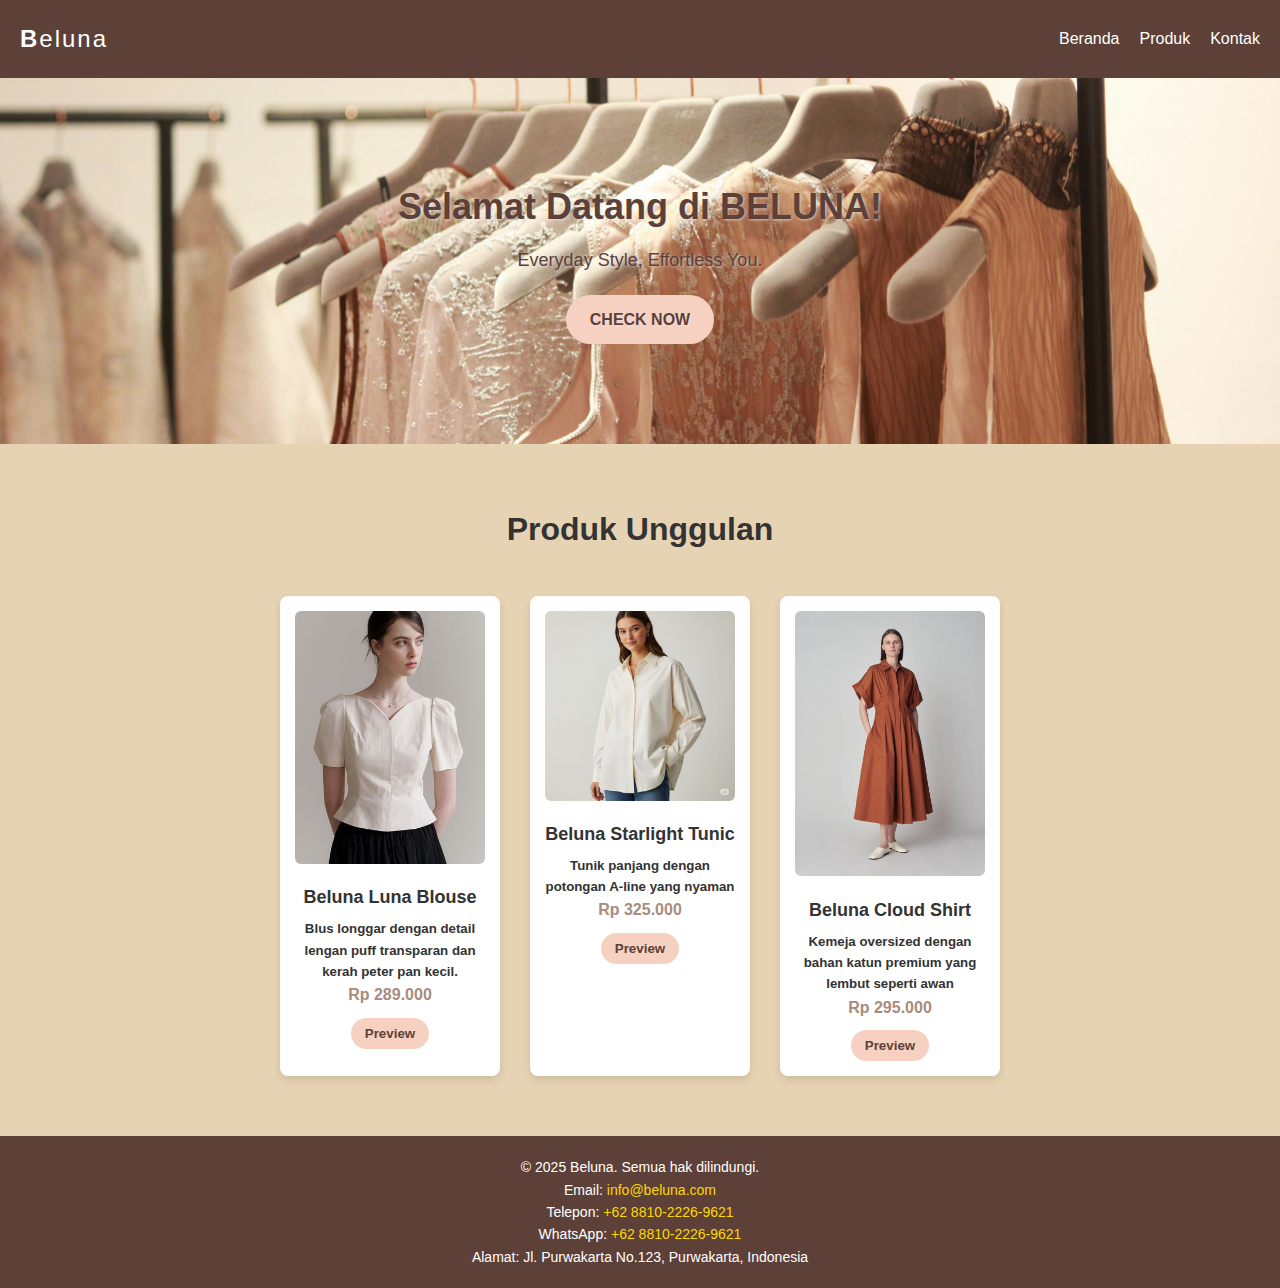
<file: index.html>
<!DOCTYPE html>
<html lang="id">
  <head>
    <meta charset="UTF-8" />
    <meta name="viewport" content="width=device-width, initial-scale=1" />
    <title>BELUNA - Halaman Utama</title>
    <!-- css/style.css -->
    <link rel="stylesheet" href="css/style.css" />
  </head>
  <body>
    <!-- Bagian Header dan Navigasi -->
    <header>
      <div class="navbar">
        <h1 class="logo"><span class="first-letter">B</span>eluna</h1>
        <nav>
          <ul>
            <li><a href="index.html">Beranda</a></li>
            <li><a href="produk.html">Produk</a></li>
            <li><a href="kontak.html">Kontak</a></li>
          </ul>
        </nav>
      </div>
    </header>

    <!-- section Welcome -->
    <section class="hero">
      <h2>Selamat Datang di BELUNA!</h2>
      <p>Everyday Style, Effortless You.</p>
      <a href="produk.html" class="btn">CHECK NOW</a>
    </section>

    <!-- section produk unggulan -->
    <section class="products">
      <h2>Produk Unggulan</h2>
      <div class="product-grid" id="featured-products"></div>
        <!-- Produk akan di-generate oleh JS -->
      </div>
    </section>

    <!-- Bagian Footer -->
    <footer>
      <p>&copy; 2025 Beluna. Semua hak dilindungi.</p>
      <p>Email: <a href="mailto:info@beluna.com">info@beluna.com</a></p>
      <p>Telepon: <a href="tel:+62881022269621">+62 8810-2226-9621</a></p>
      <p>
        WhatsApp:
        <a
          href="https://wa.me/62881022269621?text=Halo%20saya%20tertarik%20dengan%20produk%20Anda"
          target="_blank"
          >+62 8810-2226-9621</a
        >
      </p>
      <p>Alamat: Jl. Purwakarta No.123, Purwakarta, Indonesia</p>
    </footer>

    <!-- js/script.js -->
    <script src="js/script.js" defer></script>
  </body>
</html>
</file>
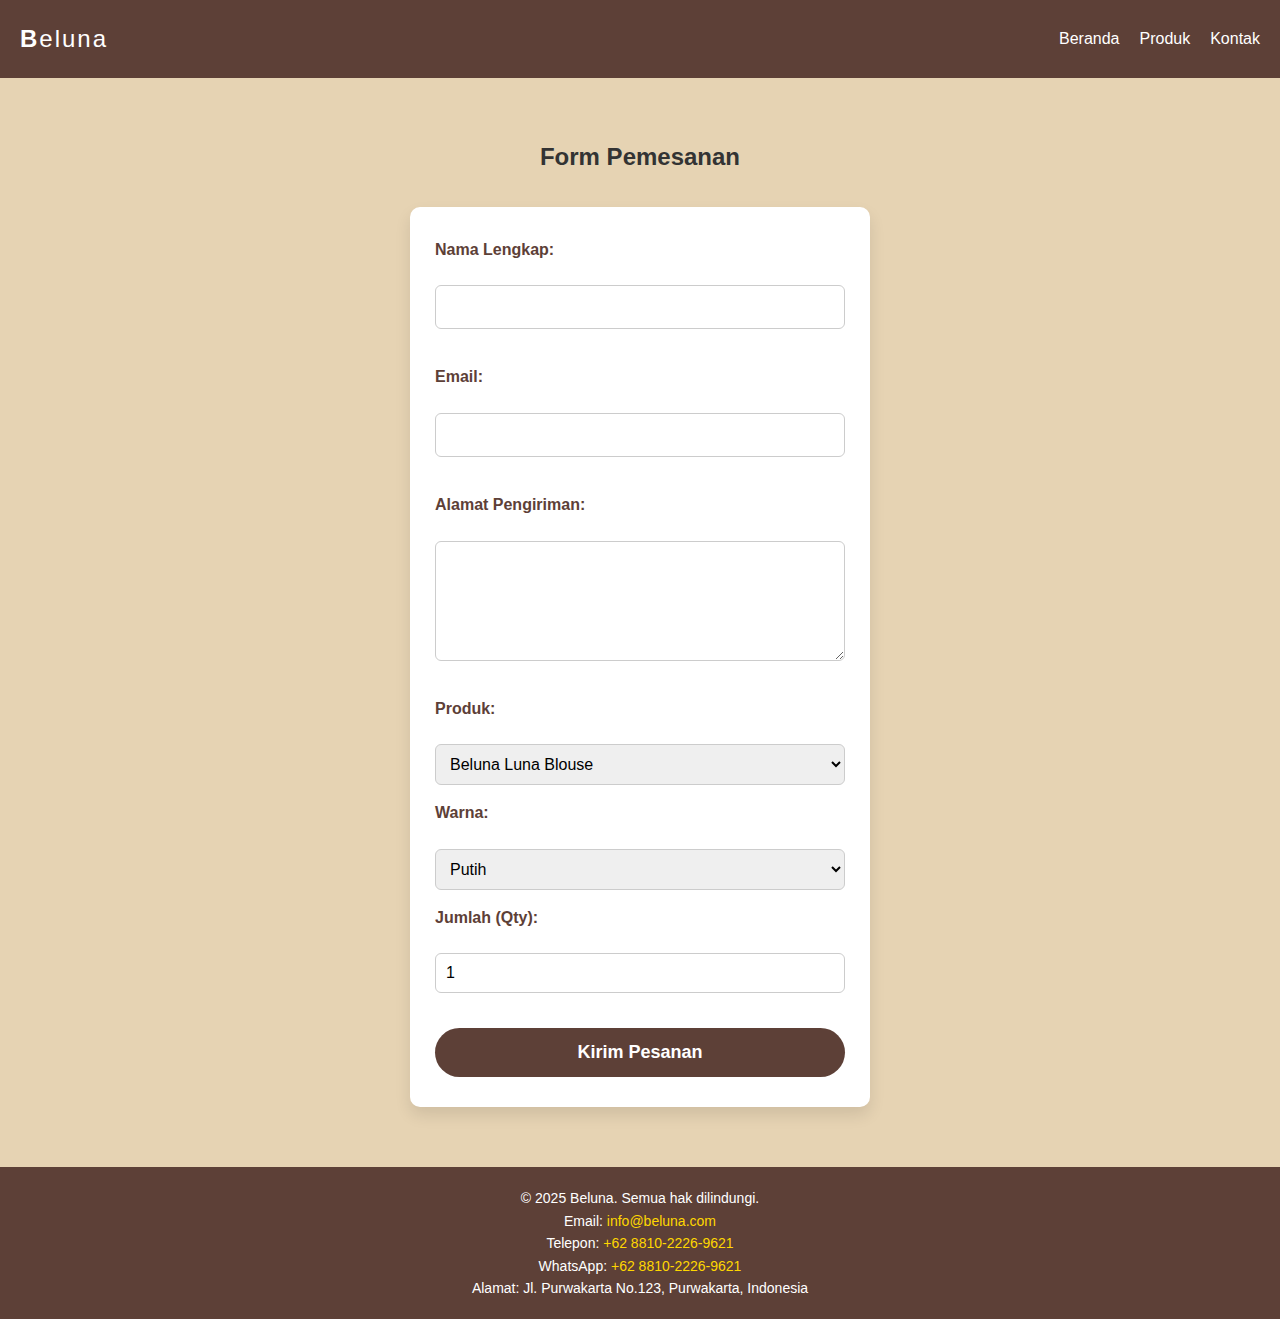
<file: beli.html>
<!DOCTYPE html>
<html lang="id">
  <head>
    <meta charset="UTF-8" />
    <meta name="viewport" content="width=device-width, initial-scale=1" />
    <title>Beli Produk - BELUNA</title>
    <!-- css/style.css -->
    <link rel="stylesheet" href="css/style.css" />
  </head>
  <body>
    <!-- Bagian Header dan Navigasi -->
    <header>
      <div class="navbar">
        <h1 class="logo">Beluna</h1>
        <nav>
          <ul>
            <li><a href="index.html">Beranda</a></li>
            <li><a href="produk.html">Produk</a></li>
            <li><a href="kontak.html">Kontak</a></li>
          </ul>
        </nav>
      </div>
    </header>

    <!-- Form Pesanan -->
    <section class="form-section">
      <h2>Form Pemesanan</h2>
      <form action="#" method="post" class="checkout-form">
        <!-- Nama -->
        <label for="nama">Nama Lengkap:</label>
        <input type="text" id="nama" name="nama" required />

        <!-- Email -->
        <label for="email">Email:</label>
        <input type="email" id="email" name="email" required />

        <!-- Alamat-->
        <label for="alamat">Alamat Pengiriman:</label>
        <textarea id="alamat" name="alamat" rows="3" required></textarea>

        <!-- opsi Produk -->
        <label for="produk">Produk:</label>
        <select id="produk" name="produk" required>
          <!-- opsi produk akan diisi JS -->
        </select>

        <!-- opsi Warna -->
        <label for="warna">Warna:</label>
        <select id="warna" name="warna" required>
          <!-- opsi warna akan diisi JS -->
        </select>

        <!-- opsi Quantity -->
        <label for="qty">Jumlah (Qty):</label>
        <input type="number" id="qty" name="qty" min="1" value="1" required />

        <button type="submit" class="btn">Kirim Pesanan</button>
      </form>
    </section>

    <!-- Bagian Footer -->
    <footer>
      <p>&copy; 2025 Beluna. Semua hak dilindungi.</p>
      <p>Email: <a href="mailto:info@beluna.com">info@beluna.com</a></p>
      <p>Telepon: <a href="tel:+62881022269621">+62 8810-2226-9621</a></p>
      <p>
        WhatsApp:
        <a
          href="https://wa.me/62881022269621?text=Halo%20saya%20tertarik%20dengan%20produk%20Anda"
          target="_blank"
          >+62 8810-2226-9621</a
        >
      </p>
      <p>Alamat: Jl. Purwakarta No.123, Purwakarta, Indonesia</p>
    </footer>

    <!-- js/script.js -->
    <script src="js/script.js" defer></script>
  </body>
</html>
</file>
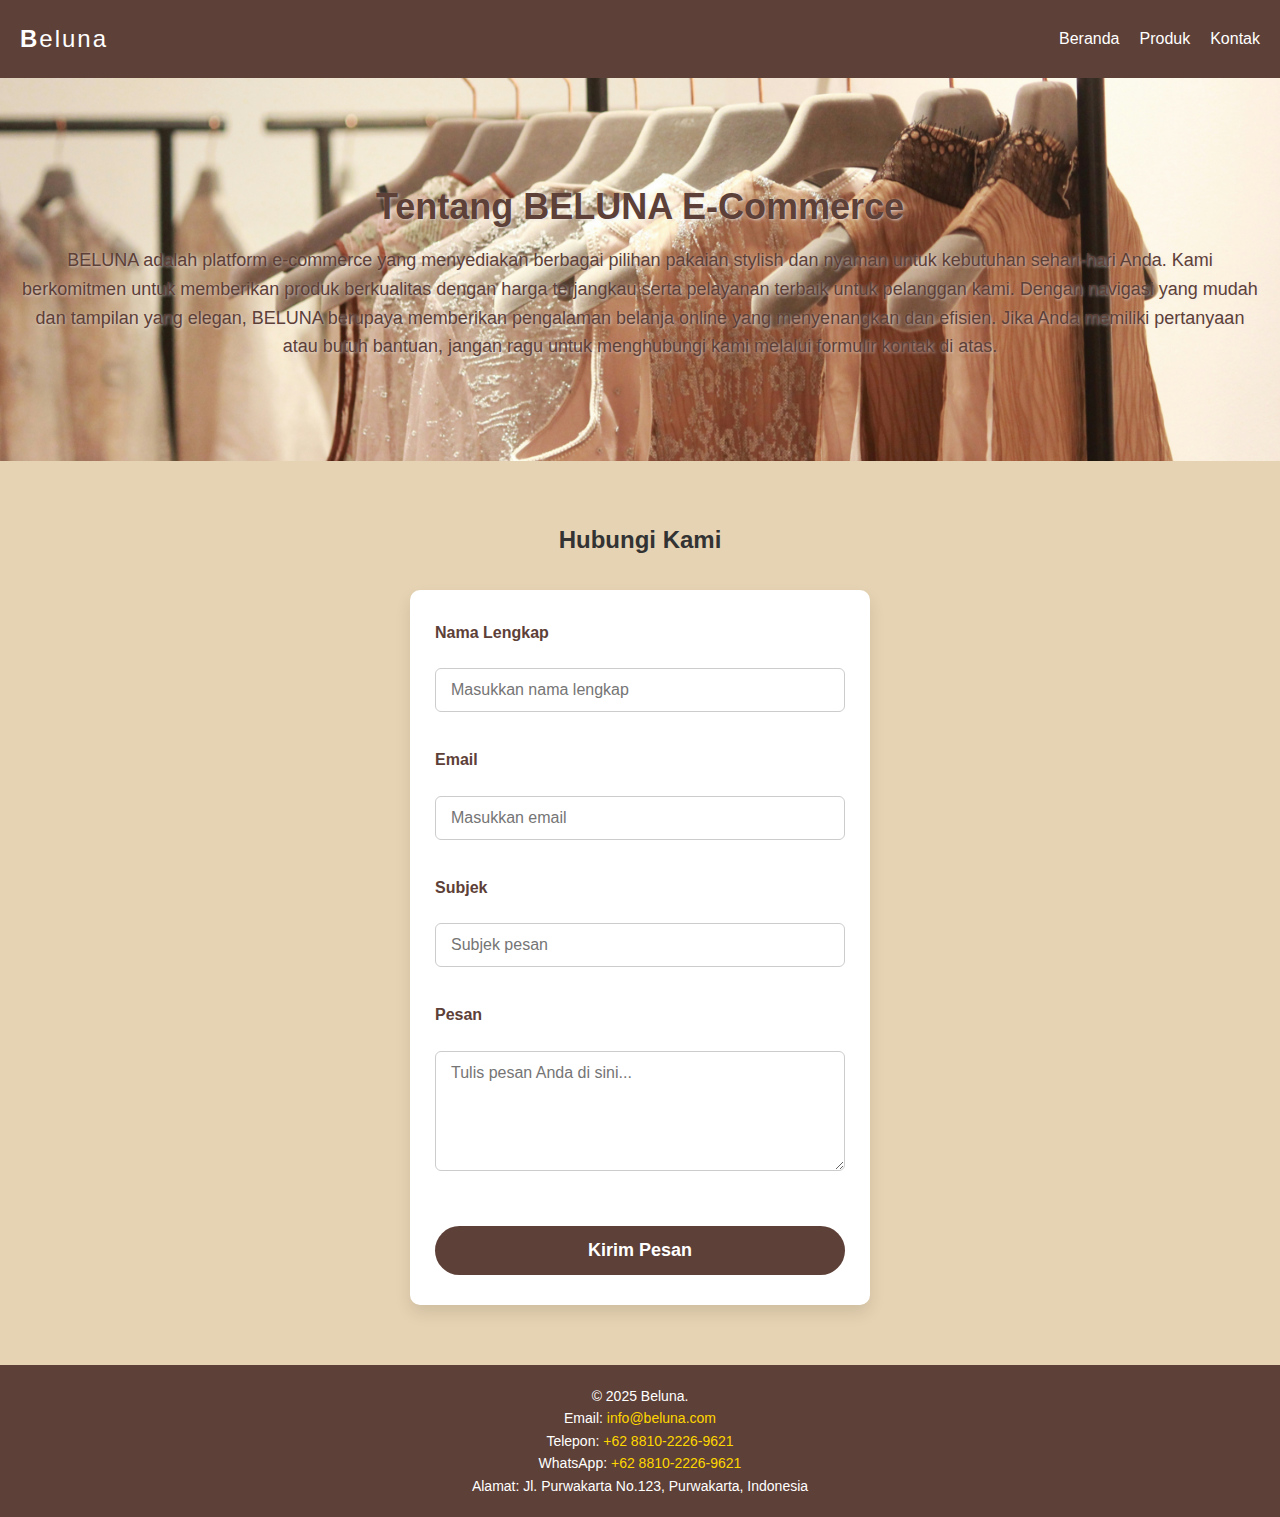
<file: kontak.html>
<!DOCTYPE html>
<html lang="id">
  <head>
    <meta charset="UTF-8" />
    <meta name="viewport" content="width=device-width, initial-scale=1" />
    <title>BELUNA - Kontak</title>
    <!-- css/style.css -->
    <link rel="stylesheet" href="css/style.css" />
  </head>
  <body>
    <!-- Bagian Header dan Navigasi -->
    <header>
      <div class="navbar">
        <h1 class="logo"><span class="first-letter">B</span>eluna</h1>
        <nav>
          <ul>
            <li><a href="index.html">Beranda</a></li>
            <li><a href="produk.html">Produk</a></li>
            <li><a href="kontak.html">Kontak</a></li>
          </ul>
        </nav>
      </div>
    </header>

    <!-- section tentang -->
    <section class="hero">
      <h2>Tentang BELUNA E-Commerce</h2>
      <p>
        BELUNA adalah platform e-commerce yang menyediakan berbagai pilihan
        pakaian stylish dan nyaman untuk kebutuhan sehari-hari Anda. Kami
        berkomitmen untuk memberikan produk berkualitas dengan harga terjangkau
        serta pelayanan terbaik untuk pelanggan kami. Dengan navigasi yang mudah
        dan tampilan yang elegan, BELUNA berupaya memberikan pengalaman belanja
        online yang menyenangkan dan efisien. Jika Anda memiliki pertanyaan atau
        butuh bantuan, jangan ragu untuk menghubungi kami melalui formulir
        kontak di atas.
      </p>
    </section>

    <!-- Form Kontak -->
    <section class="form-section">
      <h2>Hubungi Kami</h2>
      <form class="checkout-form" action="#" method="post">
        <label for="name">Nama Lengkap</label>
        <input
          type="text"
          id="name"
          name="name"
          placeholder="Masukkan nama lengkap"
          required
        />

        <label for="email">Email</label>
        <input
          type="email"
          id="email"
          name="email"
          placeholder="Masukkan email"
          required
        />

        <label for="subject">Subjek</label>
        <input
          type="text"
          id="subject"
          name="subject"
          placeholder="Subjek pesan"
          required
        />

        <label for="message">Pesan</label>
        <textarea
          id="message"
          name="message"
          rows="5"
          placeholder="Tulis pesan Anda di sini..."
          required
        ></textarea>

        <button type="submit" class="btn">Kirim Pesan</button>
      </form>
    </section>

    <!-- Bagian Footer -->
    <footer>
      <p>&copy; 2025 Beluna.</p>
      <p>Email: <a href="mailto:info@beluna.com">info@beluna.com</a></p>
      <p>Telepon: <a href="tel:+62881022269621">+62 8810-2226-9621</a></p>
      <p>
        WhatsApp:
        <a
          href="https://wa.me/62881022269621?text=Halo%20saya%20tertarik%20dengan%20produk%20Anda"
          target="_blank"
          >+62 8810-2226-9621</a
        >
      </p>
      <p>Alamat: Jl. Purwakarta No.123, Purwakarta, Indonesia</p>
    </footer>
    <!-- js/script.js -->
    <script src="js/script.js" defer></script>
  </body>
</html>
</file>
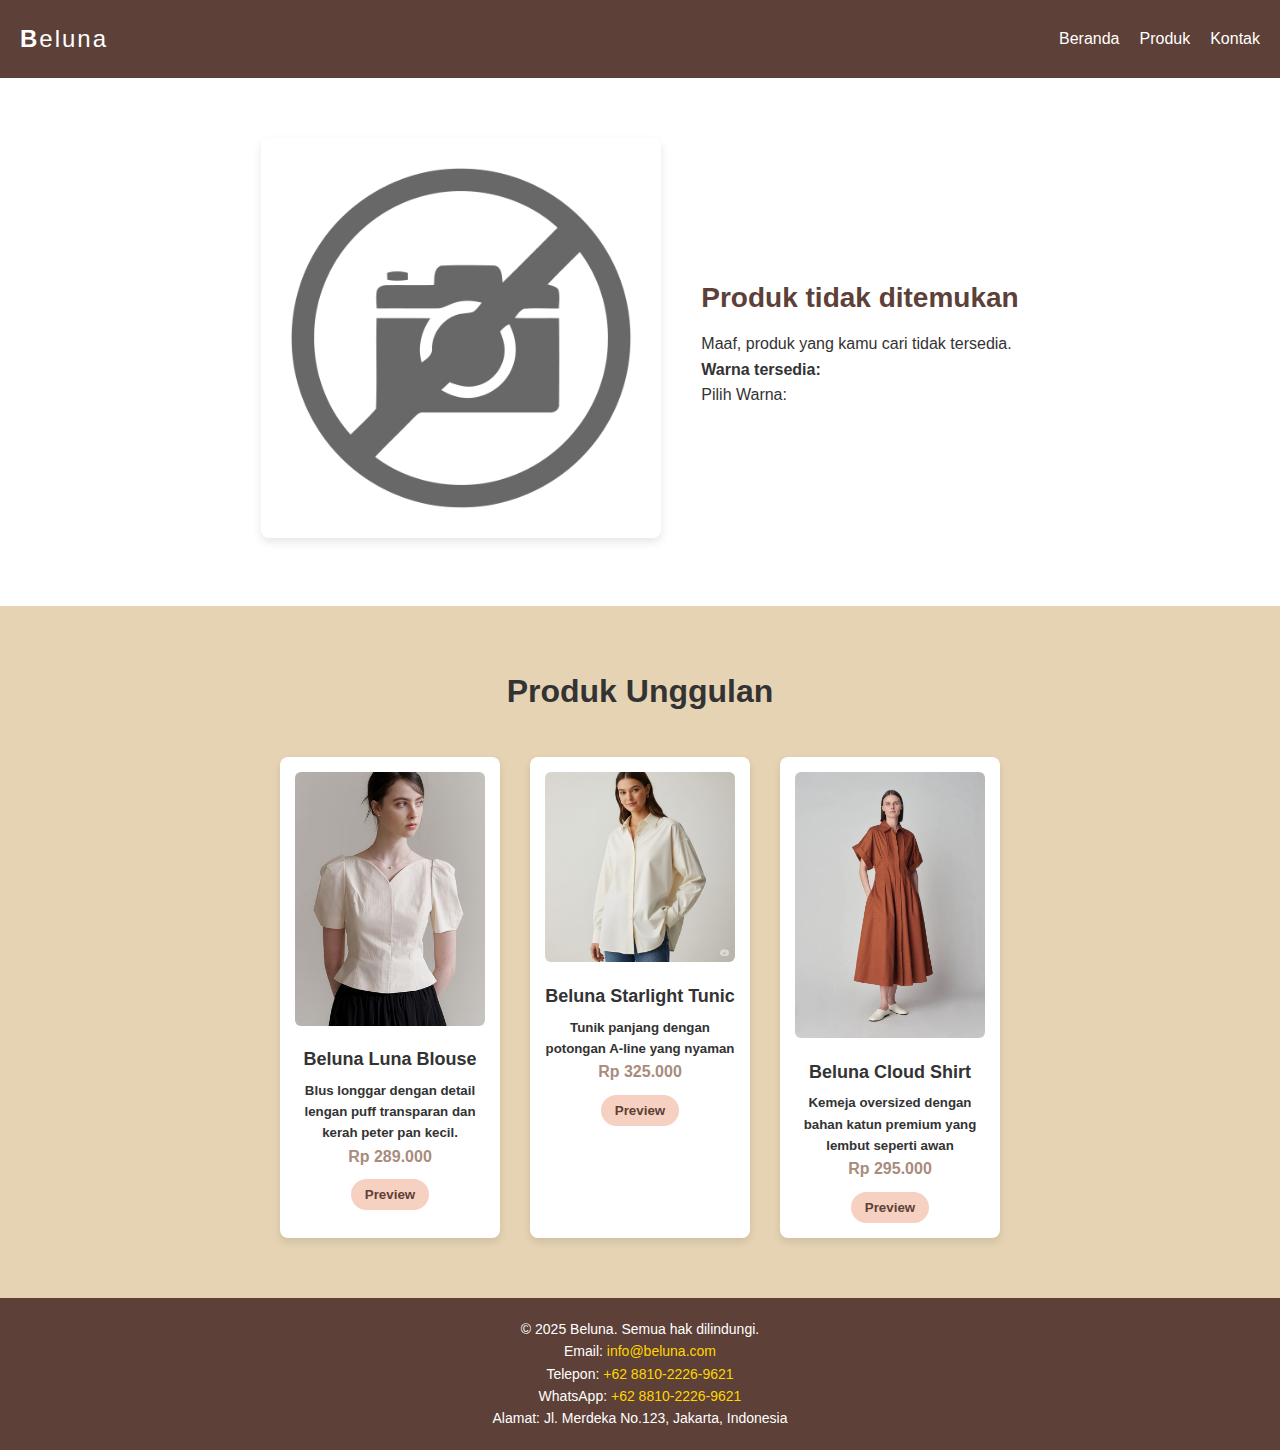
<file: produk-detail.html>
<!DOCTYPE html>
<html lang="id">
  <head>
    <meta charset="UTF-8" />
    <meta name="viewport" content="width=device-width, initial-scale=1" />
    <title>Detail Produk - BELUNA</title>
    <!-- css/style.css -->
    <link rel="stylesheet" href="css/style.css" />
  </head>
  <body>
    <!-- Bagian Header dan Navigasi -->
    <header>
      <div class="navbar">
        <h1 class="logo">Beluna</h1>
        <nav>
          <ul>
            <li><a href="index.html">Beranda</a></li>
            <li><a href="produk.html">Produk</a></li>
            <li><a href="kontak.html">Kontak</a></li>
          </ul>
        </nav>
      </div>
    </header>

    <!-- section produk preview -->
    <section class="product-detail">
      <div class="container">
        <div class="product-image">
          <img id="product-img" src="" alt="Produk" />
        </div>
        <div class="product-info">
          <h2 id="product-name">Loading...</h2>
          <p class="price" id="product-price"></p>
          <p id="product-desc"></p>
          <p><strong>Warna tersedia:</strong> <span id="product-colors"></span></p>
          <p>
            <label for="warna-select">Pilih Warna:</label><br />
            <select id="warna-select" name="warna"></select>
          </p>
          <button id="buy-btn" class="btn">Beli Sekarang</button>
        </div>
      </div>
    </section>

    <!-- section produk unggulan -->
    <section class="products">
      <h2>Produk Unggulan</h2>
        <div class="product-grid" id="featured-products"></div>
          <!--Produk akan di-generate oleh JS -->
        </div>
    </section>

    <!--  Bagian Footer -->
    <footer>
      <p>&copy; 2025 Beluna. Semua hak dilindungi.</p>
      <p>Email: <a href="mailto:info@beluna.com">info@beluna.com</a></p>
      <p>Telepon: <a href="tel:+62881022269621">+62 8810-2226-9621</a></p>
      <p>WhatsApp: <a href="https://wa.me/62881022269621?text=Halo%20saya%20tertarik%20dengan%20produk%20Anda" target="_blank">+62 8810-2226-9621</a></p>
      <p>Alamat: Jl. Merdeka No.123, Jakarta, Indonesia</p>
    </footer>

    <!-- js/script.js -->
    <script src="js/script.js" defer></script>
  </body>
</html>
</file>
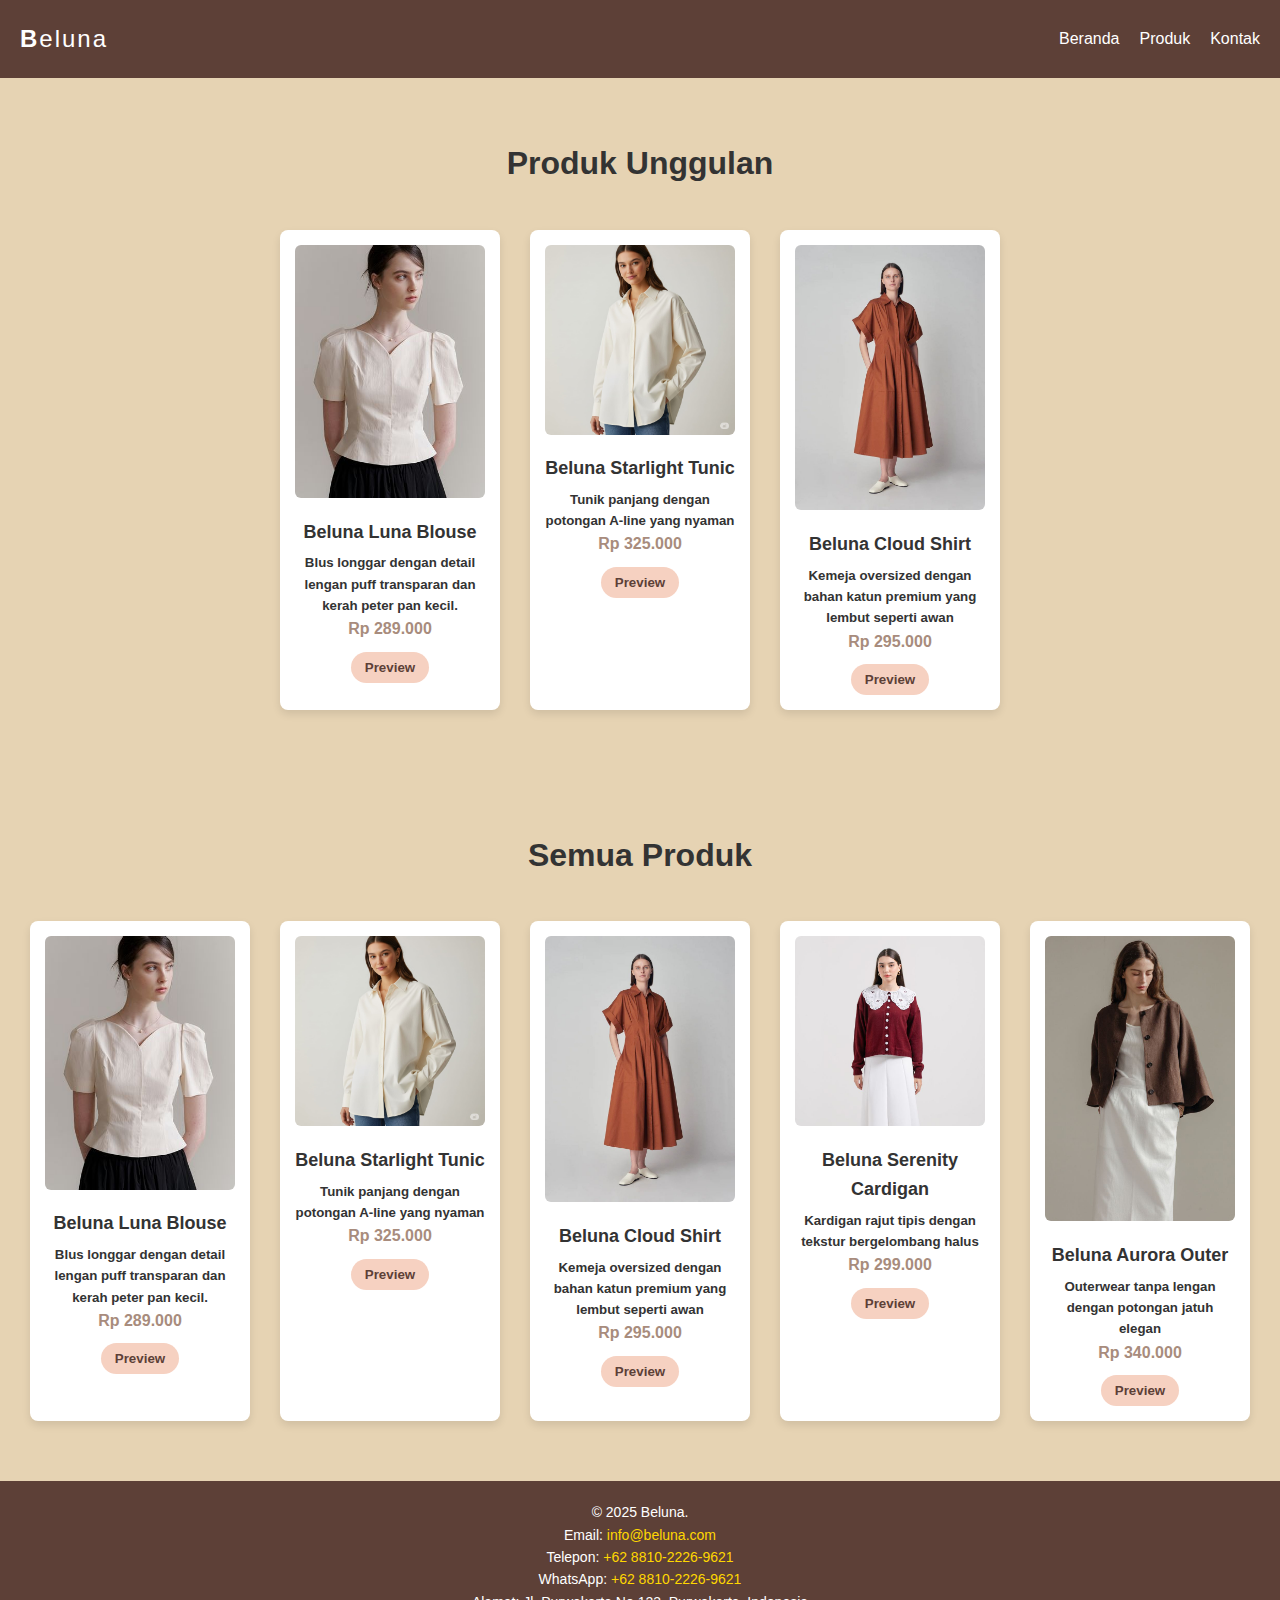
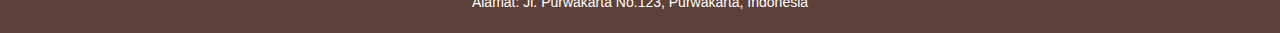
<file: produk.html>
<!DOCTYPE html>
<html lang="id">
  <head>
    <meta charset="UTF-8" />
    <meta name="viewport" content="width=device-width, initial-scale=1.0"/>
    <title>Produk - BELUNA</title>
    <!-- css/style.css -->
    <link rel="stylesheet" href="css/style.css" />
  </head>
  <body>
    <!-- Bagian Header dan Navigasi -->
    <header>
      <div class="navbar">
        <h1 class="logo">Beluna</h1>
        <nav>
          <ul>
            <li><a href="index.html">Beranda</a></li>
            <li><a href="produk.html">Produk</a></li>
            <li><a href="kontak.html">Kontak</a></li>
          </ul>
        </nav>
      </div>
    </header>

    <!-- section produk unggulan -->
    <section class="products">
      <h2>Produk Unggulan</h2>
        <div class="product-grid" id="featured-products"></div>
              <!-- Produk akan di-generate oleh JS -->
        </div>
    </section>

    <!-- section produk all -->
    <section class="products"> 
      <h2>Semua Produk</h2>
        <div class="product-grid" id="product-grid"></div>
          <!-- Produk akan di-generate oleh JS -->
        </div>
    </section>

    <!-- Bagian Footer -->
    <footer>
      <p>&copy; 2025 Beluna.</p>
      <p>Email: <a href="mailto:info@beluna.com">info@beluna.com</a></p>
      <p>Telepon: <a href="tel:+62881022269621">+62 8810-2226-9621</a></p>
      <p>
        WhatsApp:
        <a
          href="https://wa.me/62881022269621?text=Halo%20saya%20tertarik%20dengan%20produk%20Anda"
          target="_blank"
          >+62 8810-2226-9621</a
        >
      </p>
      <p>Alamat: Jl. Purwakarta No.123, Purwakarta, Indonesia</p>
    </footer>

    <!-- js/script.js -->
    <script src="js/script.js" defer></script>
  </body>
</html>
</file>
<file: css/style.css>
/* CSS DASAR */
* {
  margin: 0;
  padding: 0;
  box-sizing: border-box;
}

body {
  font-family: 'Segoe UI', sans-serif;
  background-color: #e6d3b3;
  color: #333;
  line-height: 1.6;
}

/* NAVIGATION HEADER */
.navbar {
  display: flex;
  justify-content: space-between;
  align-items: center;
  background-color: #5d4037;
  color: white;
  padding: 20px;
}

.logo {
  font-size: 24px;
  color: #fff;
  letter-spacing: 2px;
  font-family: 'Trebuchet MS', Helvetica, Arial, sans-serif;
  font-weight: normal;
}

.logo::first-letter {
  font-weight: 900;
}

nav ul {
  list-style: none;
  display: flex;
}

nav ul li {
  margin-left: 20px;
}

nav ul li a {
  color: white;
  text-decoration: none;
  font-weight: 500;
}

nav ul li a:hover {
  text-decoration: underline;
}
/* NAVIGATION HEADER */

/* WELCOME DAN TENTANG */
.hero {
  background: url('../assets/hero-bg.jpg') no-repeat center center/cover;
  color: #5d4037;
  text-shadow: 1px 1px 3px rgba(238, 231, 231, 0.7);
  text-align: center;
  padding: 100px 20px;
}

.hero h2 {
  font-size: 36px;
  margin-bottom: 10px;
}

.hero span {
  color: #ffd700;
}

.hero p {
  font-size: 18px;
}
/* WELCOME DAN TENTANG */

/* BUTTON */
.btn {
  display: inline-block;
  margin-top: 20px;
  background-color: #f6d1c1;
  color: #5d4037;
  padding: 12px 24px;
  text-decoration: none;
  border-radius: 30px;
  font-weight: bold;
}

.btn:hover {
  background-color: #5d4037;
}
/* BUTTON */

/* PRODUCTS */
.products {
  padding: 60px 20px;
  text-align: center;
}

.products h2 {
  font-size: 28px;
  margin-bottom: 30px;
}

.product-grid {
  display: flex;
  justify-content: center;
  flex-wrap: wrap;
  gap: 25px;
}

.product-card {
  background: white;
  border-radius: 8px;
  padding: 15px;
  width: 220px;
  box-shadow: 0 4px 8px rgba(0, 0, 0, 0.1);
  transition: transform 0.2s ease;
}

.product-card:hover {
  transform: scale(1.03);
}

.product-card img {
  width: 100%;
  border-radius: 6px;
}

.product-card h3 {
  margin: 12px 0 6px;
  font-size: 18px;
  color: #333;
}

.product-card p {
  font-weight: bold;
  color: #a88c7d;
}

.product-detail {
  padding: 60px 20px;
  background-color: #fff;
}

.product-detail .container {
  display: flex;
  flex-wrap: wrap;
  gap: 40px;
  max-width: 1000px;
  margin: auto;
  align-items: center;
  justify-content: center;
}

.product-image img {
  width: 100%;
  max-width: 400px;
  border-radius: 8px;
  box-shadow: 0 4px 10px rgba(0, 0, 0, 0.1);
}

.product-info {
  max-width: 500px;
}

.product-info h2 {
  font-size: 28px;
  margin-bottom: 10px;
  color: #5d4037;
}

.product-info .price {
  font-size: 22px;
  font-weight: bold;
  color: #a88c7d;
  margin-bottom: 10px;
}

.product-info .desc {
  margin-bottom: 20px;
  color: #555;
  line-height: 1.6;
}

.products h2 {
  font-size: 32px;
  margin-bottom: 40px;
}

.product-grid {
  gap: 30px;
}

.product-card button {
  margin-top: 10px;
  background-color: #f6d1c1;
  border: none;
  color: #5d4037;
  padding: 8px 14px;
  border-radius: 20px;
  cursor: pointer;
  font-weight: bold;
}

.product-card button:hover {
  background-color: #5d4037;
}
/* PRODUCTS */

/* FORM */
.form-section {
  padding: 60px 20px;
  max-width: 500px;
  margin: auto;
}

.form-section h2 {
  text-align: center;
  margin-bottom: 30px;
}

.checkout-form {
  display: flex;
  flex-direction: column;
  gap: 15px;
}

.checkout-form label {
  font-weight: 600;
}

.checkout-form input,
.checkout-form textarea,
.checkout-form select {
  padding: 10px;
  border: 1px solid #ccc;
  border-radius: 6px;
  font-size: 16px;
}
.checkout-form {
  background-color: #fff;
  padding: 30px 25px;
  border-radius: 10px;
  box-shadow: 0 8px 16px rgba(0, 0, 0, 0.1);
  max-width: 500px;
  margin: 0 auto;
}

.checkout-form label {
  display: block;
  margin-bottom: 8px;
  font-weight: 600;
  color: #5d4037;
  font-size: 16px;
}

.checkout-form input[type='text'],
.checkout-form input[type='email'],
.checkout-form textarea {
  width: 100%;
  padding: 12px 15px;
  margin-bottom: 20px;
  border: 1.8px solid #ccc;
  border-radius: 6px;
  font-size: 16px;
  transition: border-color 0.3s ease;
  font-family: inherit;
  resize: vertical;
}

.checkout-form input[type='text']:focus,
.checkout-form input[type='email']:focus,
.checkout-form textarea:focus {
  border-color: #5d4037;
  outline: none;
  box-shadow: 0 0 5px rgba(93, 64, 55, 0.5);
}

.checkout-form textarea {
  min-height: 120px;
}

.checkout-form button {
  background-color: #5d4037;
  color: #fff;
  border: none;
  padding: 14px 25px;
  border-radius: 30px;
  font-weight: bold;
  font-size: 18px;
  cursor: pointer;
  transition: background-color 0.3s ease;
  width: 100%;
}

.checkout-form button:hover {
  background-color: #3e2e23;
}
/* FORM */

/* FOOTER */
footer {
  background-color: #5d4037;
  color: white;
  padding: 20px;
  text-align: center;
  font-size: 14px;
}

footer a {
  color: #ffd700;
  text-decoration: none;
}

footer a:hover {
  text-decoration: underline;
}
/* FOOTER */
</file>
